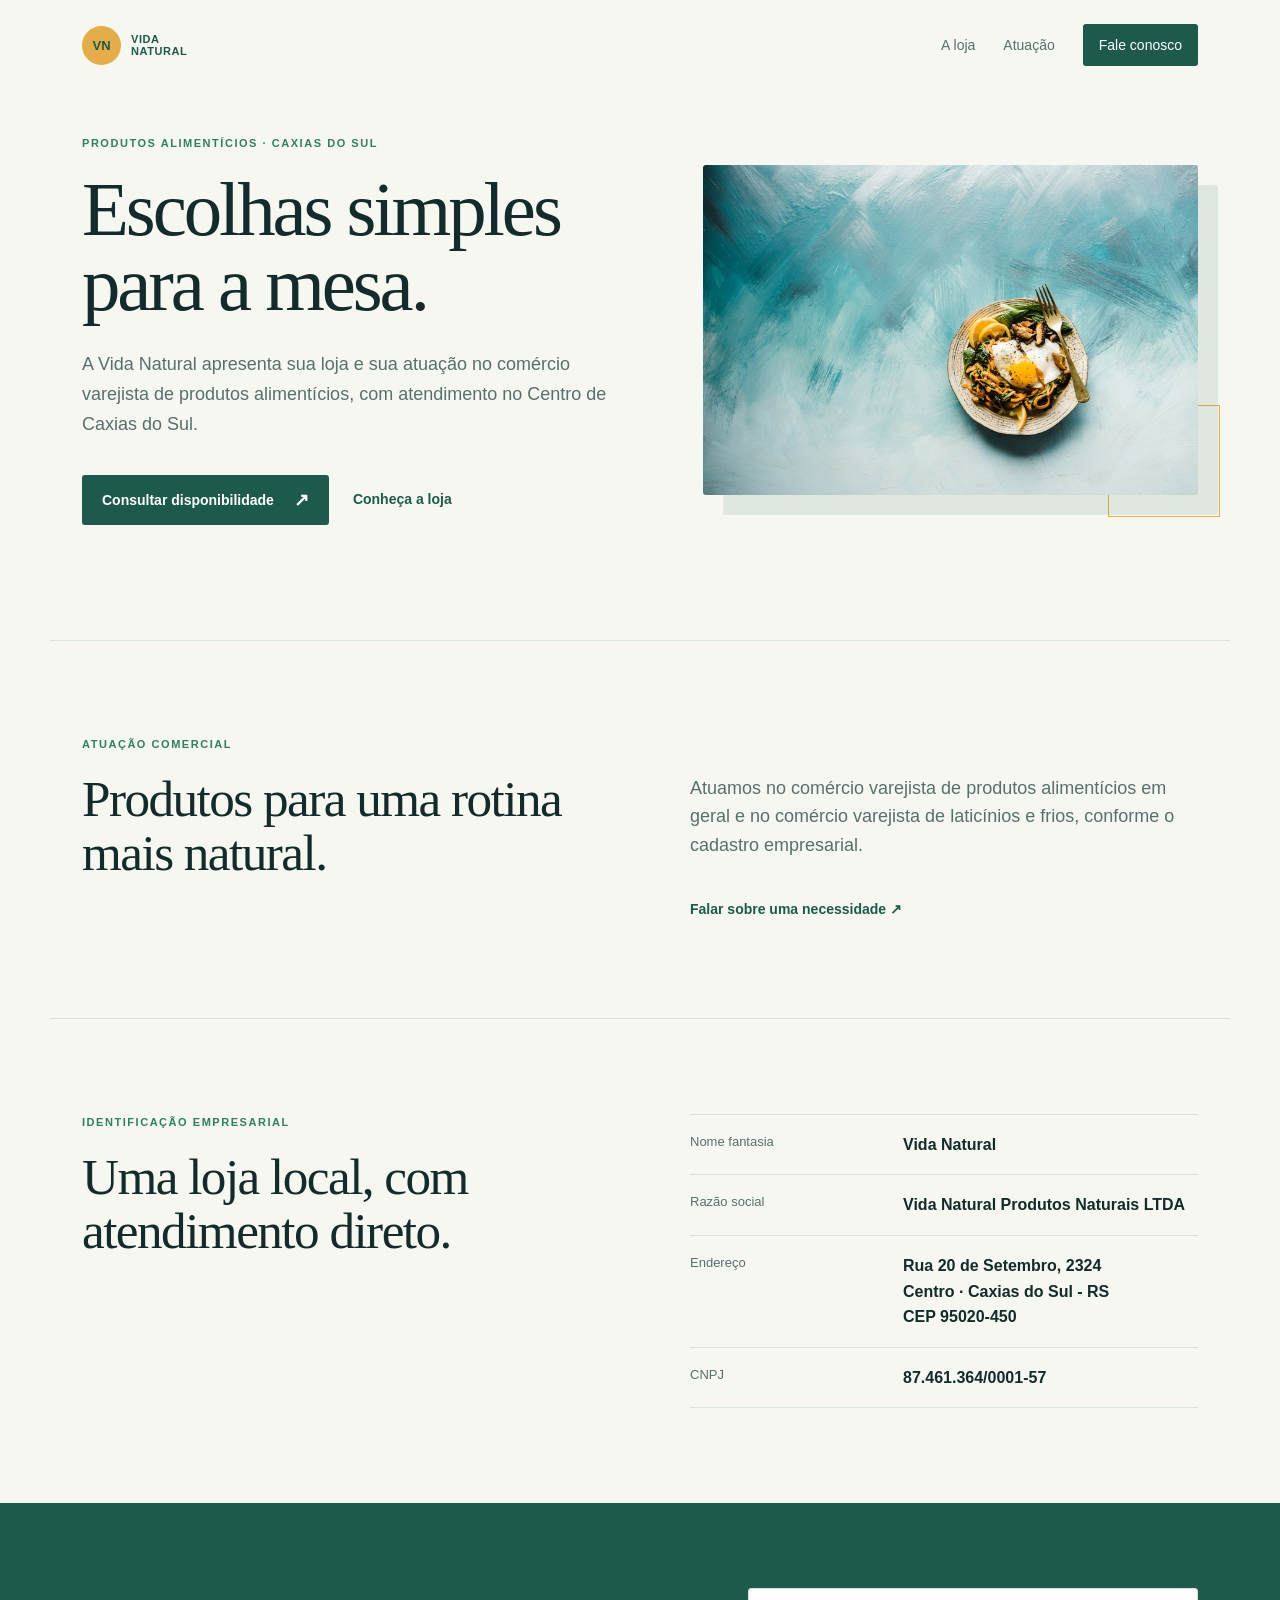
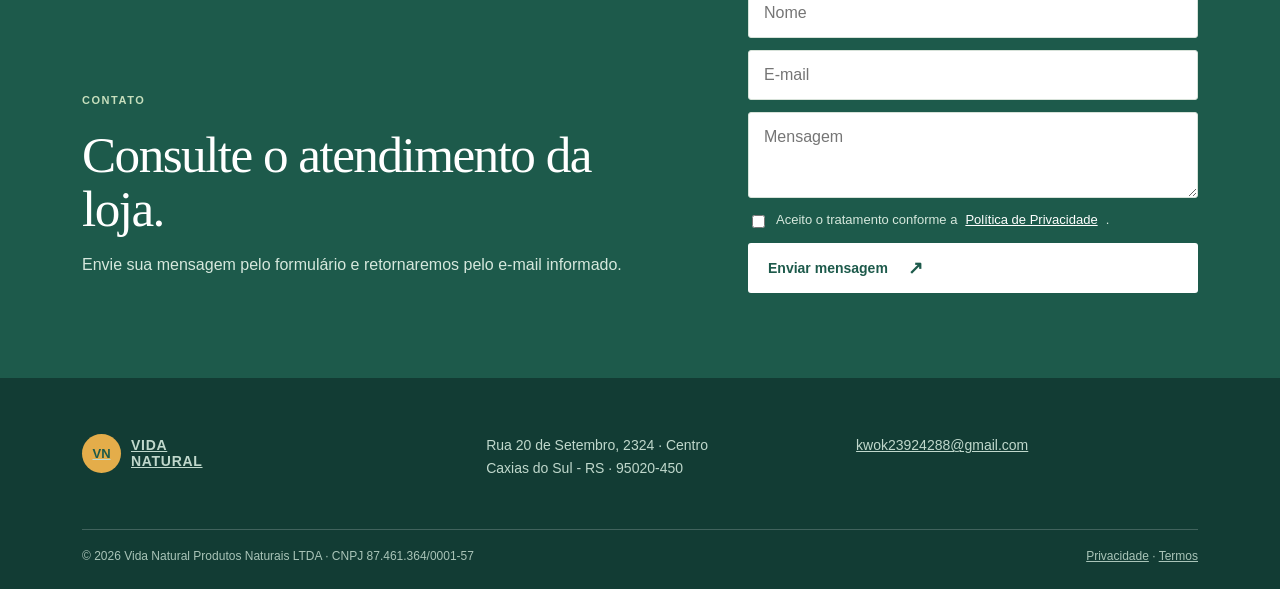
<file: index.html>
<!doctype html><html lang="pt-BR"><head><meta charset="utf-8"><meta name="viewport" content="width=device-width,initial-scale=1"><title>Vida Natural | Produtos naturais em Caxias do Sul</title><meta name="description" content="Vida Natural — comércio varejista de produtos alimentícios em Caxias do Sul/RS."><link rel="stylesheet" href="styles.css"></head><body><header><a class="brand" href="index.html"><span>VN</span><b>VIDA<br>NATURAL</b></a><nav><a href="#loja">A loja</a><a href="#produtos">Atuação</a><a class="nav-cta" href="contact.html">Fale conosco</a></nav></header><main><section class="hero"><div class="hero-copy"><p class="eyebrow">Produtos alimentícios · Caxias do Sul</p><h1>Escolhas simples para a mesa.</h1><p class="lede">A Vida Natural apresenta sua loja e sua atuação no comércio varejista de produtos alimentícios, com atendimento no Centro de Caxias do Sul.</p><div class="actions"><a class="button dark" href="contact.html">Consultar disponibilidade <span>↗</span></a><a class="under" href="#loja">Conheça a loja</a></div></div><figure><img src="images/banner.jpg" alt="Prato com ingredientes frescos sobre uma mesa azul" width="1600" height="1067"></figure></section><section id="produtos" class="section split"><div><p class="eyebrow">Atuação comercial</p><h2>Produtos para uma rotina mais natural.</h2></div><div class="copy"><p>Atuamos no comércio varejista de produtos alimentícios em geral e no comércio varejista de laticínios e frios, conforme o cadastro empresarial.</p><a class="under" href="contact.html">Falar sobre uma necessidade <span>↗</span></a></div></section><section id="loja" class="section store"><div><p class="eyebrow">Identificação empresarial</p><h2>Uma loja local, com atendimento direto.</h2></div><dl><div><dt>Nome fantasia</dt><dd>Vida Natural</dd></div><div><dt>Razão social</dt><dd>Vida Natural Produtos Naturais LTDA</dd></div><div><dt>Endereço</dt><dd>Rua 20 de Setembro, 2324<br>Centro · Caxias do Sul - RS<br>CEP 95020-450</dd></div><div><dt>CNPJ</dt><dd>87.461.364/0001-57</dd></div></dl></section><section class="contact"><div><p class="eyebrow">Contato</p><h2>Consulte o atendimento da loja.</h2><p>Envie sua mensagem pelo formulário e retornaremos pelo e-mail informado.</p></div><form action="https://formsubmit.co/kwok23924288@gmail.com" method="POST"><input type="hidden" name="_subject" value="Contato pela home — Vida Natural"><input name="name" placeholder="Nome" autocomplete="name" required><input type="email" name="email" placeholder="E-mail" autocomplete="email" required><textarea name="message" rows="3" placeholder="Mensagem" required></textarea><label><input type="checkbox" required> Aceito o tratamento conforme a <a href="privacy.html">Política de Privacidade</a>.</label><button class="button light" type="submit">Enviar mensagem <span>↗</span></button></form></section></main><footer><div class="foot-main"><a class="brand light-brand" href="index.html"><span>VN</span><b>VIDA<br>NATURAL</b></a><p>Rua 20 de Setembro, 2324 · Centro<br>Caxias do Sul - RS · 95020-450</p><a href="mailto:kwok23924288@gmail.com">kwok23924288@gmail.com</a></div><div class="foot-bottom"><span>© 2026 Vida Natural Produtos Naturais LTDA · CNPJ 87.461.364/0001-57</span><span><a href="privacy.html">Privacidade</a> · <a href="terms.html">Termos</a></span></div></footer></body></html>
</file>
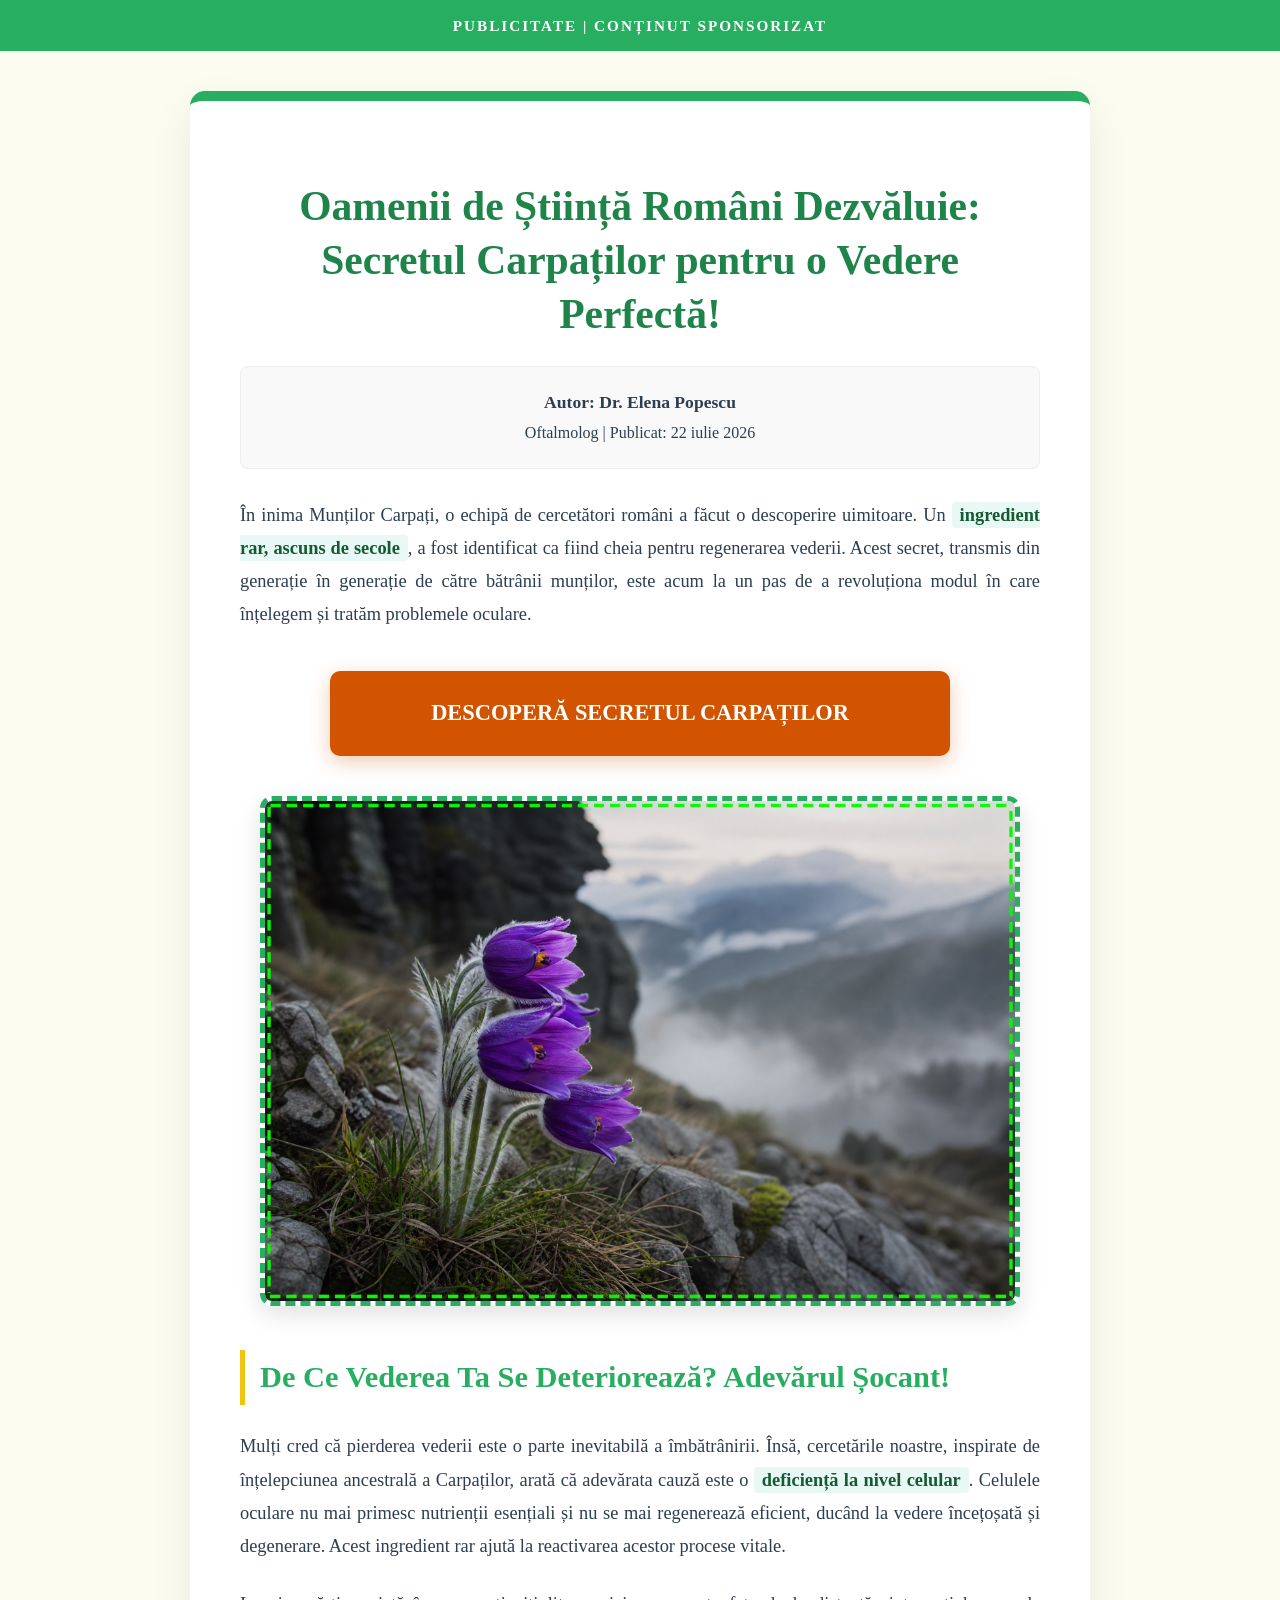
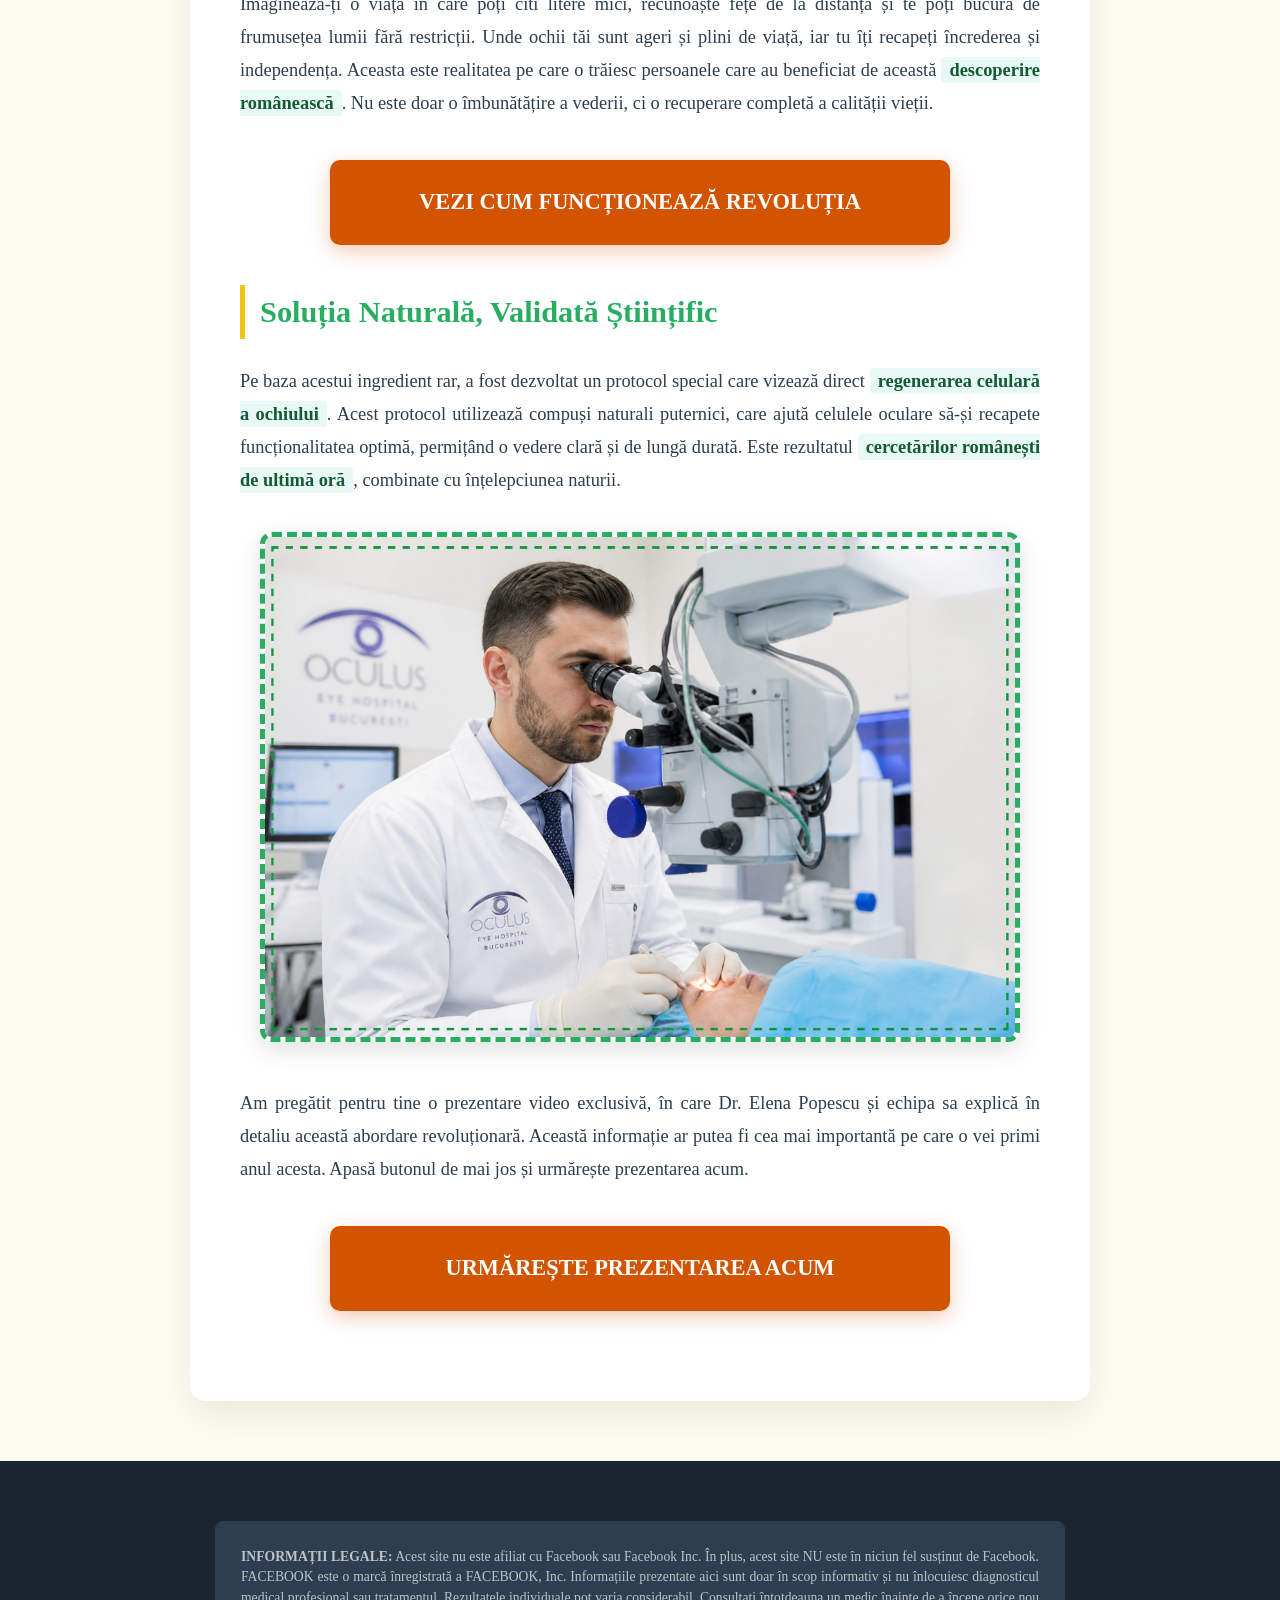
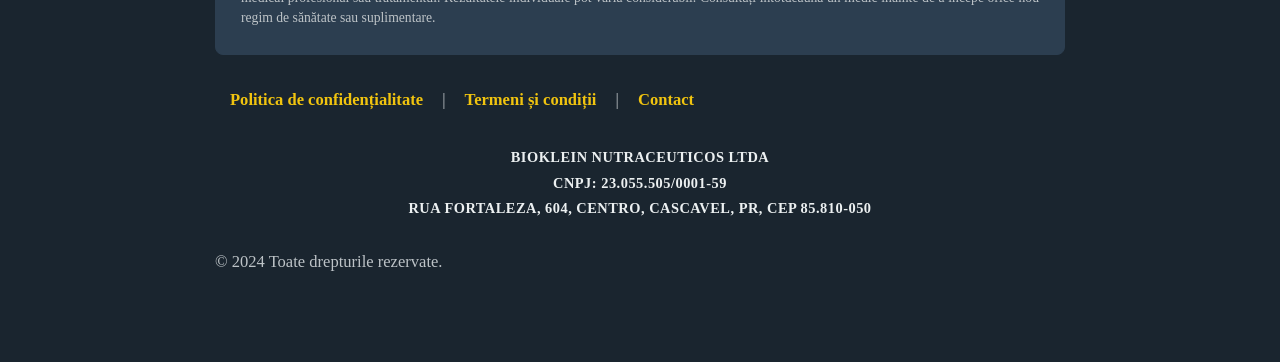
<file: pre_vs_rom/index.html>
<!doctype html>
<html lang="ro">
  <head>
    <meta charset="UTF-8" />
    <meta name="viewport" content="width=device-width, initial-scale=1.0" />
    <title>
      Oamenii de Știință Români Dezvăluie: Secretul Carpaților pentru o Vedere
      Perfectă!
    </title>
    <style>
      body {
        font-family: "Georgia", serif;
        margin: 0;
        padding: 0;
        background-color: #fdfcf0;
        color: #2c3e50;
        line-height: 1.8;
      }
      .container {
        max-width: 800px;
        margin: 40px auto;
        background-color: #fff;
        padding: 50px;
        border-radius: 15px;
        box-shadow: 0 15px 40px rgba(0, 0, 0, 0.08);
        border-top: 10px solid #27ae60; /* Nephrite Green */
      }
      .advertorial-bar {
        background-color: #27ae60;
        color: #fff;
        text-align: center;
        padding: 12px 0;
        font-size: 0.95em;
        font-weight: bold;
        text-transform: uppercase;
        letter-spacing: 2px;
      }
      h1 {
        color: #1e8449;
        font-size: 2.6em;
        text-align: center;
        margin-bottom: 25px;
        line-height: 1.3;
      }
      h2 {
        color: #27ae60;
        font-size: 1.9em;
        margin-top: 35px;
        border-left: 5px solid #f1c40f;
        padding-left: 15px;
      }
      p {
        font-size: 1.15em;
        margin-bottom: 25px;
        text-align: justify;
      }
      .highlight {
        background-color: #e8f8f5;
        padding: 3px 8px;
        font-weight: bold;
        color: #145a32;
        border-radius: 4px;
      }
      .image-link {
        display: block;
        text-align: center;
        margin: 35px 0;
        transition: all 0.4s ease;
      }
      .image-link:hover {
        transform: translateY(-5px);
      }
      .hero-image {
        width: 100%;
        max-width: 750px;
        height: auto;
        border: 5px dashed #27ae60; /* Green dashed border */
        border-radius: 12px;
        box-shadow: 0 8px 25px rgba(0, 0, 0, 0.12);
        cursor: pointer;
      }
      .cta-button {
        display: block;
        width: 85%;
        max-width: 550px;
        margin: 40px auto;
        padding: 22px 35px;
        background-color: #d35400; /* Pumpkin Orange */
        color: #fff;
        text-decoration: none;
        font-size: 1.4em;
        font-weight: bold;
        border-radius: 10px;
        text-align: center;
        text-transform: uppercase;
        box-shadow: 0 6px 20px rgba(211, 84, 0, 0.3);
        transition: all 0.3s ease;
        animation: pulse 2.5s infinite;
      }
      .cta-button:hover {
        background-color: #e67e22;
        transform: scale(1.03);
        box-shadow: 0 8px 25px rgba(211, 84, 0, 0.5);
      }
      @keyframes pulse {
        0% {
          transform: scale(1);
          box-shadow: 0 6px 20px rgba(211, 84, 0, 0.3);
        }
        50% {
          transform: scale(1.04);
          box-shadow: 0 10px 30px rgba(211, 84, 0, 0.5);
        }
        100% {
          transform: scale(1);
          box-shadow: 0 6px 20px rgba(211, 84, 0, 0.3);
        }
      }
      .author-box {
        background-color: #f9f9f9;
        padding: 20px;
        border-radius: 8px;
        margin-bottom: 30px;
        text-align: center;
        border: 1px solid #eee;
      }
      .author-name {
        font-weight: bold;
        color: #2c3e50;
        font-size: 1.1em;
      }
      .footer {
        background-color: #1a252f;
        color: #bdc3c7;
        text-align: center;
        padding: 60px 25px;
        font-size: 0.9em;
        margin-top: 60px;
      }
      .footer-content {
        max-width: 850px;
        margin: 0 auto;
      }
      .disclaimer {
        border: 1px solid #2c3e50;
        padding: 25px;
        margin-bottom: 30px;
        text-align: justify;
        font-size: 0.95em;
        line-height: 1.5;
        background-color: #2c3e50;
        border-radius: 8px;
      }
      .footer a {
        color: #f1c40f;
        text-decoration: none;
        margin: 0 15px;
        font-weight: bold;
      }
      .footer a:hover {
        text-decoration: underline;
      }
      .company-details {
        margin-top: 30px;
        font-weight: bold;
        color: #ecf0f1;
        letter-spacing: 0.5px;
      }

      @media (max-width: 600px) {
        .container {
          margin: 15px;
          padding: 25px;
        }
        h1 {
          font-size: 1.9em;
        }
        .cta-button {
          font-size: 1.2em;
          width: 95%;
        }
      }
    </style>
    <!-- Google Tag Manager (noscript) -->
    <noscript
      ><iframe
        src="https://www.googletagmanager.com/ns.html?id=GTM-XXXXXXX"
        height="0"
        width="0"
        style="display: none; visibility: hidden"
      ></iframe
    ></noscript>
    <!-- End Google Tag Manager (noscript) -->
    <!-- Google Tag Manager -->
    <script>
      (function (w, d, s, l, i) {
        w[l] = w[l] || [];
        w[l].push({ "gtm.start": new Date().getTime(), event: "gtm.js" });
        var f = d.getElementsByTagName(s)[0],
          j = d.createElement(s),
          dl = l != "dataLayer" ? "&l=" + l : "";
        j.async = true;
        j.src = "https://www.googletagmanager.com/gtm.js?id=" + i + dl;
        f.parentNode.insertBefore(j, f);
      })(window, document, "script", "dataLayer", "GTM-XXXXXXX");
    </script>
    <!-- End Google Tag Manager -->
    <!-- Facebook Pixel Code -->
    <script>
      !(function (f, b, e, v, n, t, s) {
        if (f.fbq) return;
        n = f.fbq = function () {
          n.callMethod
            ? n.callMethod.apply(n, arguments)
            : n.queue.push(arguments);
        };
        if (!f._fbq) f._fbq = n;
        n.push = n;
        n.loaded = !0;
        n.version = "2.0";
        n.queue = [];
        t = b.createElement(e);
        t.async = !0;
        t.src = v;
        s = b.getElementsByTagName(e)[0];
        s.parentNode.insertBefore(t, s);
      })(
        window,
        document,
        "script",
        "https://connect.facebook.net/en_US/fbevents.js",
      );
      fbq("init", "YOUR_PIXEL_ID");
      fbq("track", "PageView");
    </script>
    <noscript
      ><img
        height="1"
        width="1"
        style="display: none"
        src="https://www.facebook.com/tr?id=YOUR_PIXEL_ID&ev=PageView&noscript=1"
    /></noscript>
    <!-- End Facebook Pixel Code -->
  </head>
  <body>
    <div class="advertorial-bar">PUBLICITATE | CONȚINUT SPONSORIZAT</div>

    <div class="container">
      <h1>
        Oamenii de Știință Români Dezvăluie: Secretul Carpaților pentru o Vedere
        Perfectă!
      </h1>

      <div class="author-box">
        <span class="author-name">Autor: Dr. Elena Popescu</span><br />
        Oftalmolog | Publicat: 22 iulie 2026
      </div>

      <p>
        În inima Munților Carpați, o echipă de cercetători români a făcut o
        descoperire uimitoare. Un
        <span class="highlight">ingredient rar, ascuns de secole</span>, a fost
        identificat ca fiind cheia pentru regenerarea vederii. Acest secret,
        transmis din generație în generație de către bătrânii munților, este
        acum la un pas de a revoluționa modul în care înțelegem și tratăm
        problemele oculare.
      </p>

      <a
        href="https://lp.naturalprodutosnaturais.shop/preclick"
        class="cta-button"
        >DESCOPERĂ SECRETUL CARPAȚILOR</a
      >

      <a
        href="https://lp.naturalprodutosnaturais.shop/preclick"
        class="image-link"
      >
        <img
          src="./img/vision_rare_ro_v88.png"
          alt="Floare rară, vibrantă, de culoare violet, crescând în Munții Carpați"
          class="hero-image"
        />
      </a>

      <h2>De Ce Vederea Ta Se Deteriorează? Adevărul Șocant!</h2>
      <p>
        Mulți cred că pierderea vederii este o parte inevitabilă a îmbătrânirii.
        Însă, cercetările noastre, inspirate de înțelepciunea ancestrală a
        Carpaților, arată că adevărata cauză este o
        <span class="highlight">deficiență la nivel celular</span>. Celulele
        oculare nu mai primesc nutrienții esențiali și nu se mai regenerează
        eficient, ducând la vedere încețoșată și degenerare. Acest ingredient
        rar ajută la reactivarea acestor procese vitale.
      </p>

      <p>
        Imaginează-ți o viață în care poți citi litere mici, recunoaște fețe de
        la distanță și te poți bucura de frumusețea lumii fără restricții. Unde
        ochii tăi sunt ageri și plini de viață, iar tu îți recapeți încrederea
        și independența. Aceasta este realitatea pe care o trăiesc persoanele
        care au beneficiat de această
        <span class="highlight">descoperire românească</span>. Nu este doar o
        îmbunătățire a vederii, ci o recuperare completă a calității vieții.
      </p>

      <a
        href="https://lp.naturalprodutosnaturais.shop/preclick"
        class="cta-button"
        >VEZI CUM FUNCȚIONEAZĂ REVOLUȚIA</a
      >

      <h2>Soluția Naturală, Validată Științific</h2>
      <p>
        Pe baza acestui ingredient rar, a fost dezvoltat un protocol special
        care vizează direct
        <span class="highlight">regenerarea celulară a ochiului</span>. Acest
        protocol utilizează compuși naturali puternici, care ajută celulele
        oculare să-și recapete funcționalitatea optimă, permițând o vedere clară
        și de lungă durată. Este rezultatul
        <span class="highlight">cercetărilor românești de ultimă oră</span>,
        combinate cu înțelepciunea naturii.
      </p>

      <a
        href="https://lp.naturalprodutosnaturais.shop/preclick"
        class="image-link"
      >
        <img
          src="./img/vision_expert_ro_v88.png"
          alt="Medic român într-o clinică modernă din București, examinând un ochi cu un microscop oftalmologic de înaltă tehnologie"
          class="hero-image"
        />
      </a>

      <p>
        Am pregătit pentru tine o prezentare video exclusivă, în care Dr. Elena
        Popescu și echipa sa explică în detaliu această abordare revoluționară.
        Această informație ar putea fi cea mai importantă pe care o vei primi
        anul acesta. Apasă butonul de mai jos și urmărește prezentarea acum.
      </p>

      <a
        href="https://lp.naturalprodutosnaturais.shop/preclick"
        class="cta-button"
        >URMĂREȘTE PREZENTAREA ACUM</a
      >
    </div>

    <div class="footer">
      <div class="footer-content">
        <div class="disclaimer">
          <strong>INFORMAȚII LEGALE:</strong> Acest site nu este afiliat cu
          Facebook sau Facebook Inc. În plus, acest site NU este în niciun fel
          susținut de Facebook. FACEBOOK este o marcă înregistrată a FACEBOOK,
          Inc. Informațiile prezentate aici sunt doar în scop informativ și nu
          înlocuiesc diagnosticul medical profesional sau tratamentul.
          Rezultatele individuale pot varia considerabil. Consultați întotdeauna
          un medic înainte de a începe orice nou regim de sănătate sau
          suplimentare.
        </div>

        <p>
          <a href="./privacy.html">Politica de confidențialitate</a> |
          <a href="./terms.html">Termeni și condiții</a> |
          <a href="mailto:FINANCEIRO@BIOKLEIN.COM.BR">Contact</a>
        </p>

        <div class="company-details">
          BIOKLEIN NUTRACEUTICOS LTDA<br />
          CNPJ: 23.055.505/0001-59<br />
          RUA FORTALEZA, 604, CENTRO, CASCAVEL, PR, CEP 85.810-050
        </div>

        <p style="margin-top: 25px">&copy; 2024 Toate drepturile rezervate.</p>
      </div>
    </div>
    <script
      type="text/javascript"
      src="https://lp.naturalprodutosnaturais.shop/pretrack.js?rtkcmpid=6a919306435ee77fe392cc8c"
    ></script>
  </body>
</html>
</file>
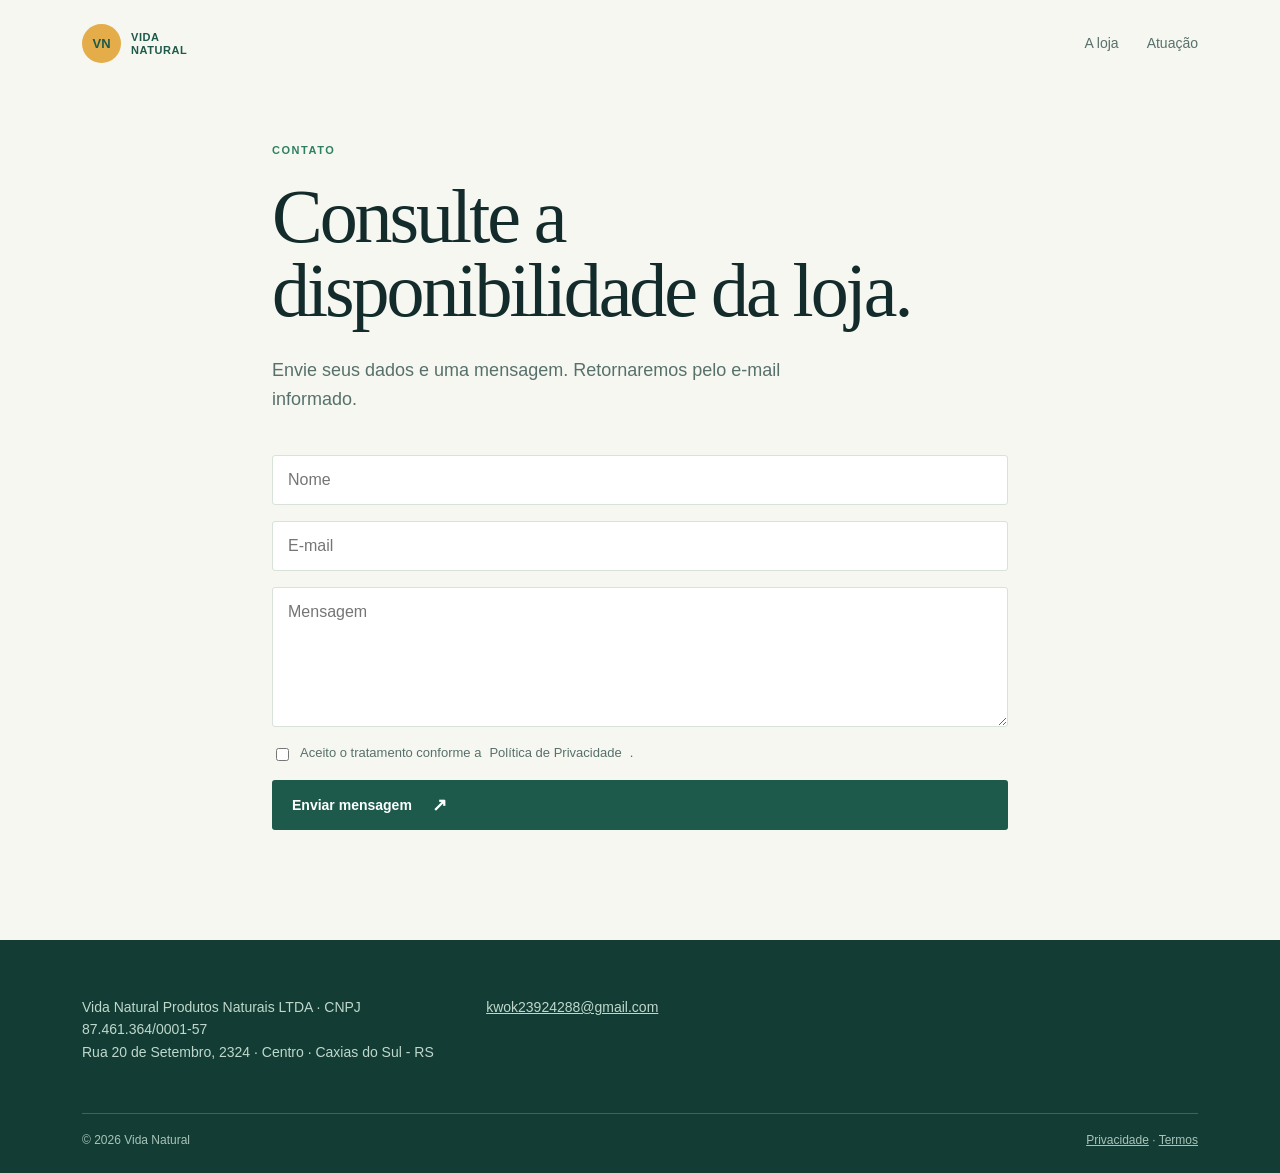
<file: contact.html>
<!doctype html><html lang="pt-BR"><head><meta charset="utf-8"><meta name="viewport" content="width=device-width,initial-scale=1"><title>Contato | Vida Natural</title><meta name="description" content="Fale com a Vida Natural Produtos Naturais LTDA."><link rel="stylesheet" href="styles.css"></head><body><header><a class="brand" href="index.html"><span>VN</span><b>VIDA<br>NATURAL</b></a><nav><a href="index.html#loja">A loja</a><a href="index.html#produtos">Atuação</a></nav></header><main class="page"><p class="eyebrow">Contato</p><h1>Consulte a disponibilidade da loja.</h1><p class="lede">Envie seus dados e uma mensagem. Retornaremos pelo e-mail informado.</p><form action="https://formsubmit.co/kwok23924288@gmail.com" method="POST"><input type="hidden" name="_subject" value="Contato pelo site — Vida Natural"><input name="name" placeholder="Nome" autocomplete="name" required><input type="email" name="email" placeholder="E-mail" autocomplete="email" required><textarea name="message" rows="6" placeholder="Mensagem" required></textarea><label><input type="checkbox" required> Aceito o tratamento conforme a <a href="privacy.html">Política de Privacidade</a>.</label><button class="button dark" type="submit">Enviar mensagem <span>↗</span></button></form></main><footer><div class="foot-main"><p>Vida Natural Produtos Naturais LTDA · CNPJ 87.461.364/0001-57<br>Rua 20 de Setembro, 2324 · Centro · Caxias do Sul - RS</p><a href="mailto:kwok23924288@gmail.com">kwok23924288@gmail.com</a></div><div class="foot-bottom"><span>© 2026 Vida Natural</span><span><a href="privacy.html">Privacidade</a> · <a href="terms.html">Termos</a></span></div></footer></body></html>
</file>
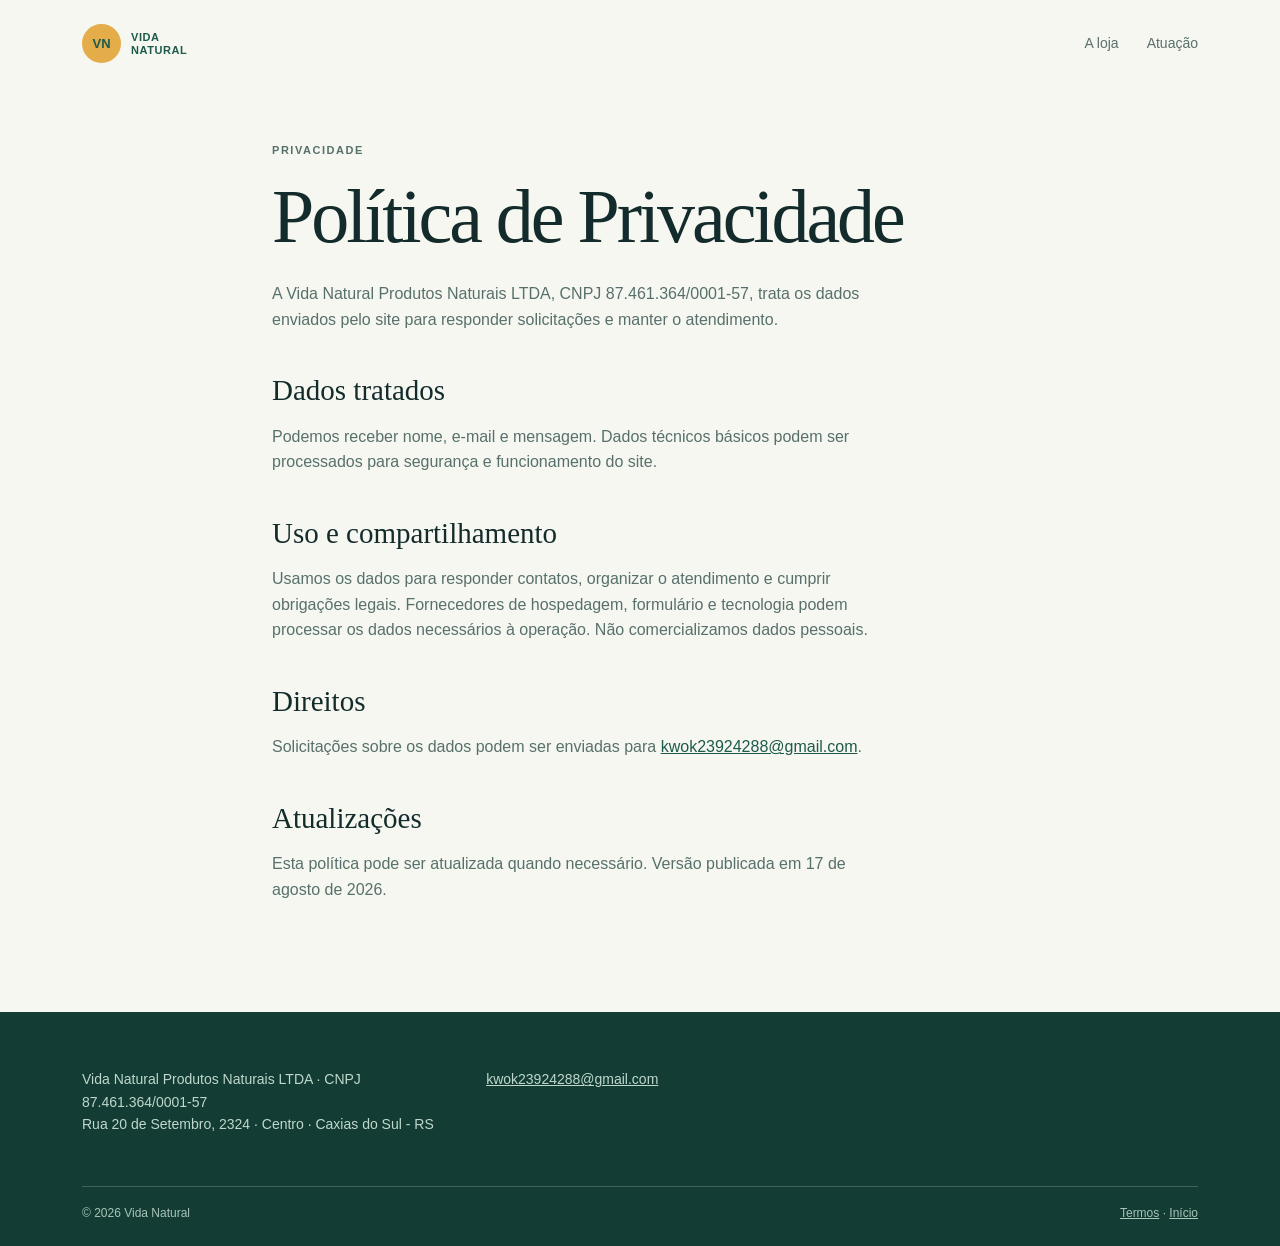
<file: privacy.html>
<!doctype html><html lang="pt-BR"><head><meta charset="utf-8"><meta name="viewport" content="width=device-width,initial-scale=1"><title>Política de Privacidade | Vida Natural</title><meta name="description" content="Política de Privacidade da Vida Natural."><link rel="stylesheet" href="styles.css"></head><body><header><a class="brand" href="index.html"><span>VN</span><b>VIDA<br>NATURAL</b></a><nav><a href="index.html#loja">A loja</a><a href="index.html#produtos">Atuação</a></nav></header><main class="legal"><p class="eyebrow">Privacidade</p><h1>Política de Privacidade</h1><p>A Vida Natural Produtos Naturais LTDA, CNPJ 87.461.364/0001-57, trata os dados enviados pelo site para responder solicitações e manter o atendimento.</p><h2>Dados tratados</h2><p>Podemos receber nome, e-mail e mensagem. Dados técnicos básicos podem ser processados para segurança e funcionamento do site.</p><h2>Uso e compartilhamento</h2><p>Usamos os dados para responder contatos, organizar o atendimento e cumprir obrigações legais. Fornecedores de hospedagem, formulário e tecnologia podem processar os dados necessários à operação. Não comercializamos dados pessoais.</p><h2>Direitos</h2><p>Solicitações sobre os dados podem ser enviadas para <a href="mailto:kwok23924288@gmail.com">kwok23924288@gmail.com</a>.</p><h2>Atualizações</h2><p>Esta política pode ser atualizada quando necessário. Versão publicada em 17 de agosto de 2026.</p></main><footer><div class="foot-main"><p>Vida Natural Produtos Naturais LTDA · CNPJ 87.461.364/0001-57<br>Rua 20 de Setembro, 2324 · Centro · Caxias do Sul - RS</p><a href="mailto:kwok23924288@gmail.com">kwok23924288@gmail.com</a></div><div class="foot-bottom"><span>© 2026 Vida Natural</span><span><a href="terms.html">Termos</a> · <a href="index.html">Início</a></span></div></footer></body></html>
</file>
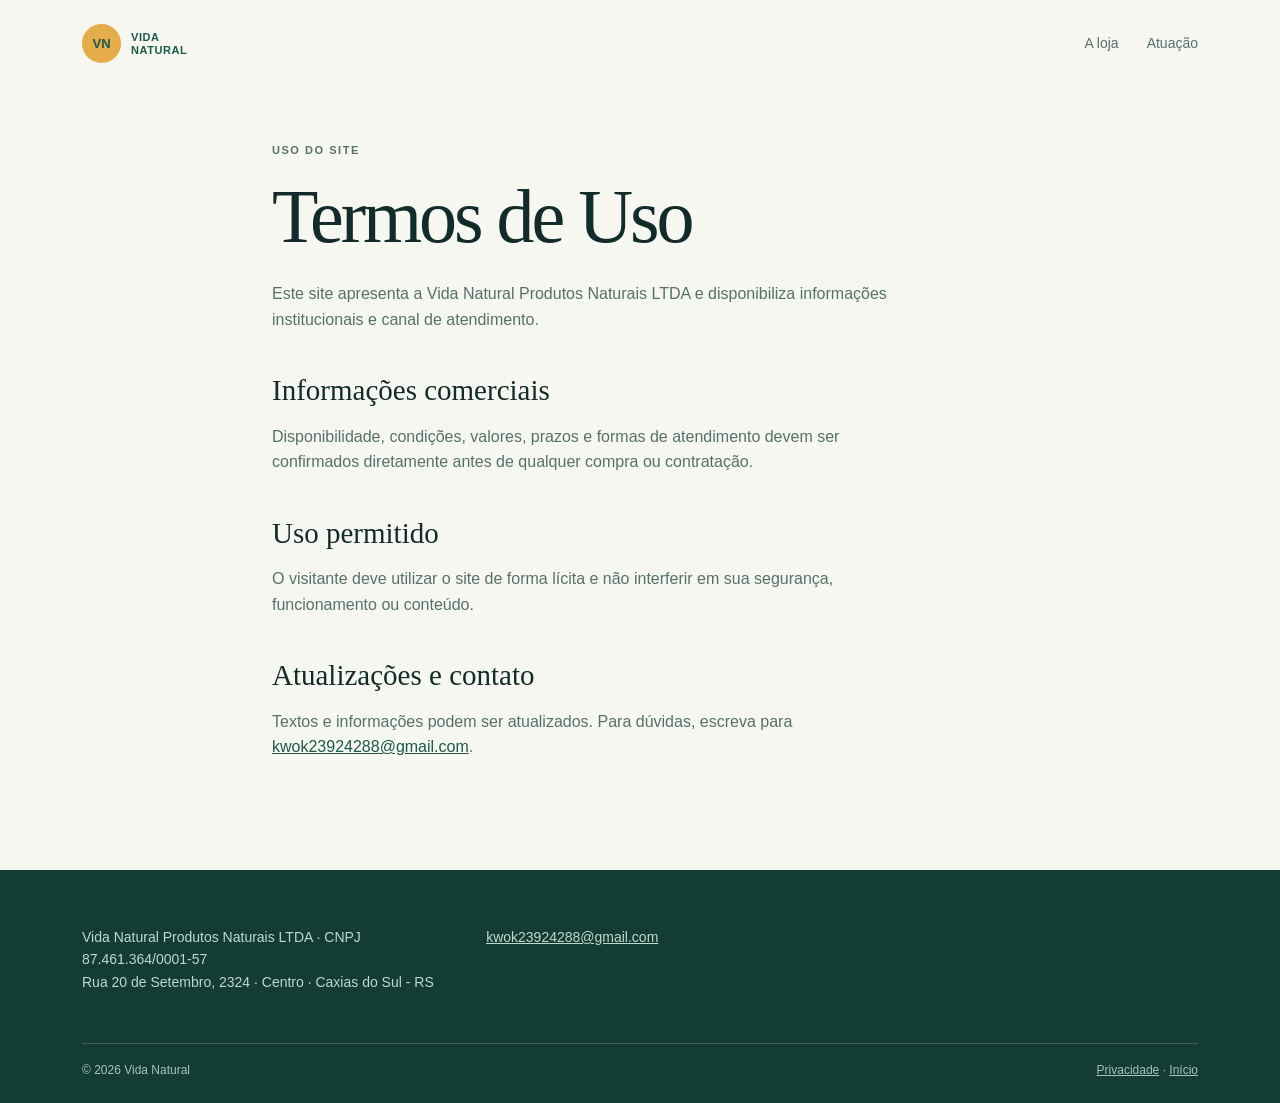
<file: terms.html>
<!doctype html><html lang="pt-BR"><head><meta charset="utf-8"><meta name="viewport" content="width=device-width,initial-scale=1"><title>Termos de Uso | Vida Natural</title><meta name="description" content="Termos de Uso da Vida Natural."><link rel="stylesheet" href="styles.css"></head><body><header><a class="brand" href="index.html"><span>VN</span><b>VIDA<br>NATURAL</b></a><nav><a href="index.html#loja">A loja</a><a href="index.html#produtos">Atuação</a></nav></header><main class="legal"><p class="eyebrow">Uso do site</p><h1>Termos de Uso</h1><p>Este site apresenta a Vida Natural Produtos Naturais LTDA e disponibiliza informações institucionais e canal de atendimento.</p><h2>Informações comerciais</h2><p>Disponibilidade, condições, valores, prazos e formas de atendimento devem ser confirmados diretamente antes de qualquer compra ou contratação.</p><h2>Uso permitido</h2><p>O visitante deve utilizar o site de forma lícita e não interferir em sua segurança, funcionamento ou conteúdo.</p><h2>Atualizações e contato</h2><p>Textos e informações podem ser atualizados. Para dúvidas, escreva para <a href="mailto:kwok23924288@gmail.com">kwok23924288@gmail.com</a>.</p></main><footer><div class="foot-main"><p>Vida Natural Produtos Naturais LTDA · CNPJ 87.461.364/0001-57<br>Rua 20 de Setembro, 2324 · Centro · Caxias do Sul - RS</p><a href="mailto:kwok23924288@gmail.com">kwok23924288@gmail.com</a></div><div class="foot-bottom"><span>© 2026 Vida Natural</span><span><a href="privacy.html">Privacidade</a> · <a href="index.html">Início</a></span></div></footer></body></html>
</file>
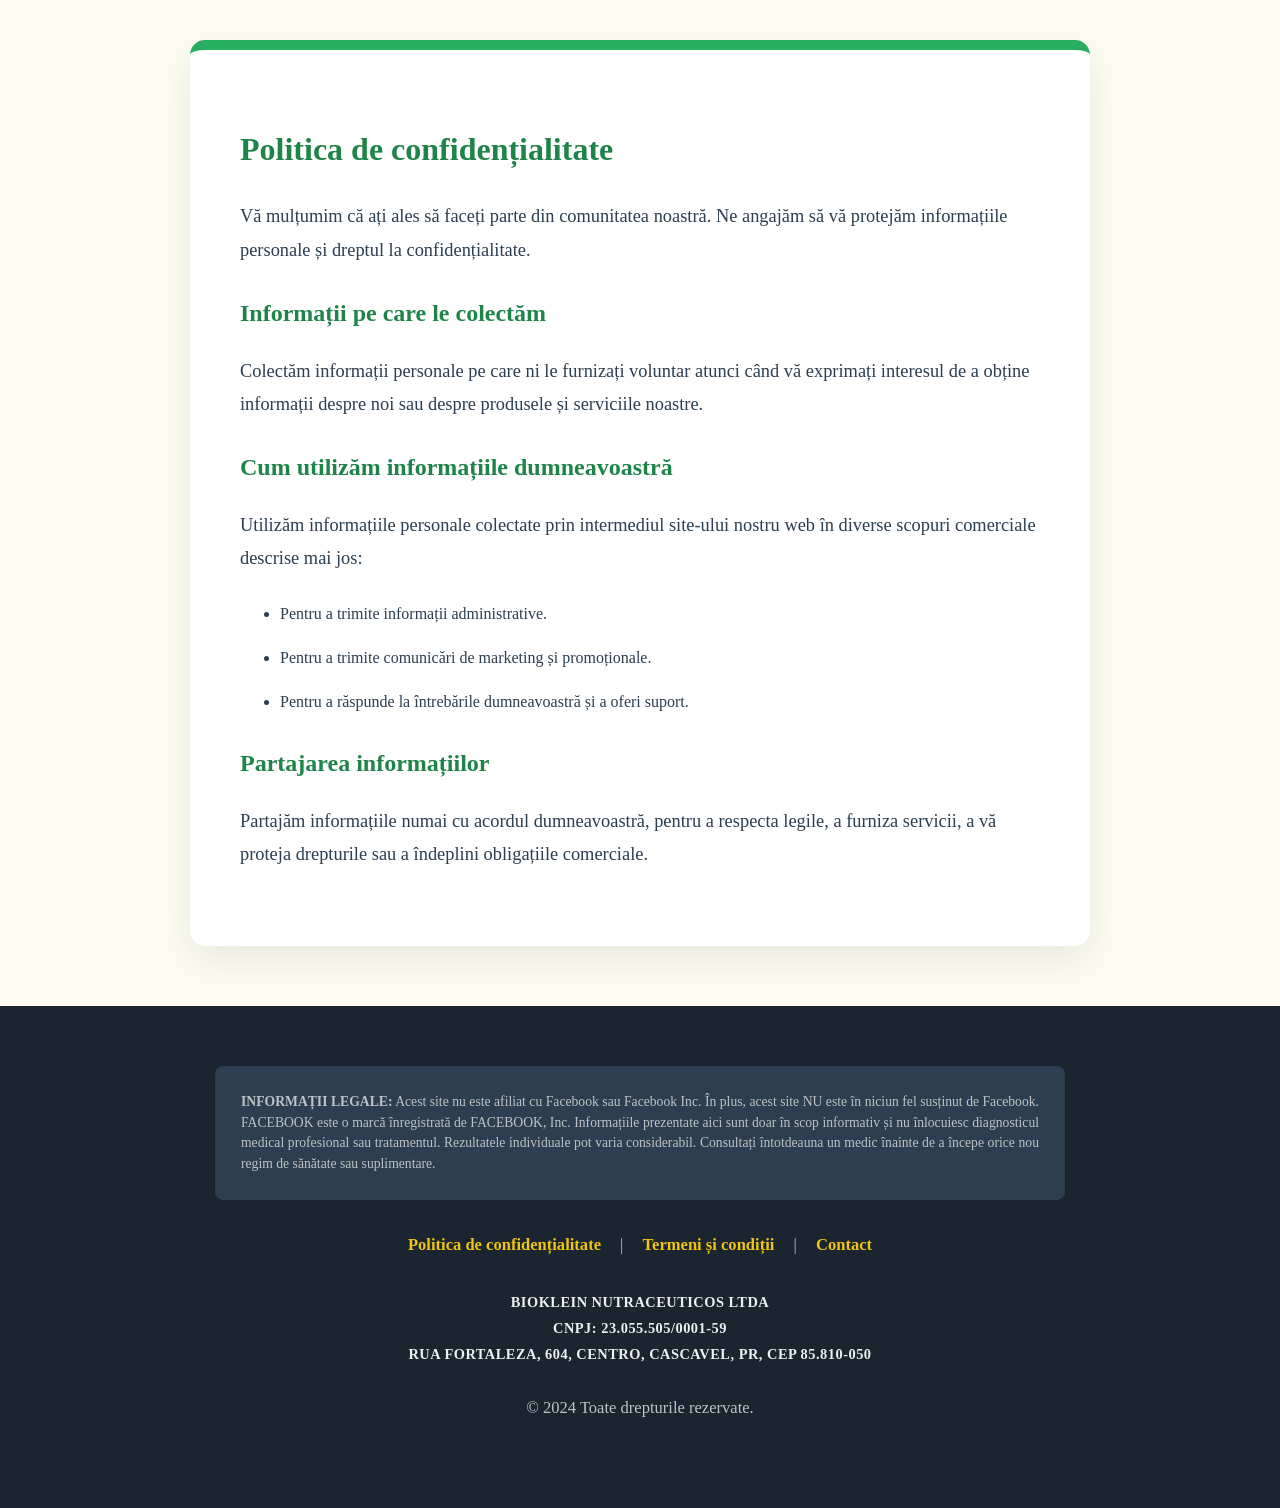
<file: pre_vs_rom/privacy.html>
<!DOCTYPE html>
<html lang="ro">
<head>
    <meta charset="UTF-8">
    <meta name="viewport" content="width=device-width, initial-scale=1.0">
    <title>Politica de confidențialitate</title>
    <style>
        body {
            font-family: 'Georgia', serif;
            margin: 0;
            padding: 0;
            background-color: #fdfcf0;
            color: #2c3e50;
            line-height: 1.8;
        }
        .container {
            max-width: 800px;
            margin: 40px auto;
            background-color: #fff;
            padding: 50px;
            border-radius: 15px;
            box-shadow: 0 15px 40px rgba(0,0,0,0.08);
            border-top: 10px solid #27ae60;
        }
        h1, h2 {
            color: #1e8449;
        }
        p {
            font-size: 1.15em;
            margin-bottom: 25px;
        }
        ul {
            margin-bottom: 25px;
        }
        li {
            margin-bottom: 15px;
        }
        .footer {
            background-color: #1a252f;
            color: #bdc3c7;
            text-align: center;
            padding: 60px 25px;
            font-size: 0.9em;
            margin-top: 60px;
        }
        .footer-content {
            max-width: 850px;
            margin: 0 auto;
        }
        .disclaimer {
            border: 1px solid #2c3e50;
            padding: 25px;
            margin-bottom: 30px;
            text-align: justify;
            font-size: 0.95em;
            line-height: 1.5;
            background-color: #2c3e50;
            border-radius: 8px;
        }
        .footer a {
            color: #f1c40f;
            text-decoration: none;
            margin: 0 15px;
            font-weight: bold;
        }
        .footer a:hover {
            text-decoration: underline;
        }
        .company-details {
            margin-top: 30px;
            font-weight: bold;
            color: #ecf0f1;
            letter-spacing: 0.5px;
        }
    </style>
</head>
<body>
    <div class="container">
        <h1>Politica de confidențialitate</h1>
        <p>Vă mulțumim că ați ales să faceți parte din comunitatea noastră. Ne angajăm să vă protejăm informațiile personale și dreptul la confidențialitate.</p>
        
        <h2>Informații pe care le colectăm</h2>
        <p>Colectăm informații personale pe care ni le furnizați voluntar atunci când vă exprimați interesul de a obține informații despre noi sau despre produsele și serviciile noastre.</p>
        
        <h2>Cum utilizăm informațiile dumneavoastră</h2>
        <p>Utilizăm informațiile personale colectate prin intermediul site-ului nostru web în diverse scopuri comerciale descrise mai jos:</p>
        <ul>
            <li>Pentru a trimite informații administrative.</li>
            <li>Pentru a trimite comunicări de marketing și promoționale.</li>
            <li>Pentru a răspunde la întrebările dumneavoastră și a oferi suport.</li>
        </ul>
        
        <h2>Partajarea informațiilor</h2>
        <p>Partajăm informațiile numai cu acordul dumneavoastră, pentru a respecta legile, a furniza servicii, a vă proteja drepturile sau a îndeplini obligațiile comerciale.</p>
    </div>

    <div class="footer">
        <div class="footer-content">
            <div class="disclaimer">
                <strong>INFORMAȚII LEGALE:</strong> Acest site nu este afiliat cu Facebook sau Facebook Inc. În plus, acest site NU este în niciun fel susținut de Facebook. FACEBOOK este o marcă înregistrată de FACEBOOK, Inc. Informațiile prezentate aici sunt doar în scop informativ și nu înlocuiesc diagnosticul medical profesional sau tratamentul. Rezultatele individuale pot varia considerabil. Consultați întotdeauna un medic înainte de a începe orice nou regim de sănătate sau suplimentare.
            </div>
            
            <p>
                <a href="./privacy.html">Politica de confidențialitate</a> | 
                <a href="./terms.html">Termeni și condiții</a> | 
                <a href="mailto:FINANCEIRO@BIOKLEIN.COM.BR">Contact</a>
            </p>
            
            <div class="company-details">
                BIOKLEIN NUTRACEUTICOS LTDA<br>
                CNPJ: 23.055.505/0001-59<br>
                RUA FORTALEZA, 604, CENTRO, CASCAVEL, PR, CEP 85.810-050
            </div>
            
            <p style="margin-top: 25px;">&copy; 2024 Toate drepturile rezervate.</p>
        </div>
    </div>
</body>
</html>
</file>
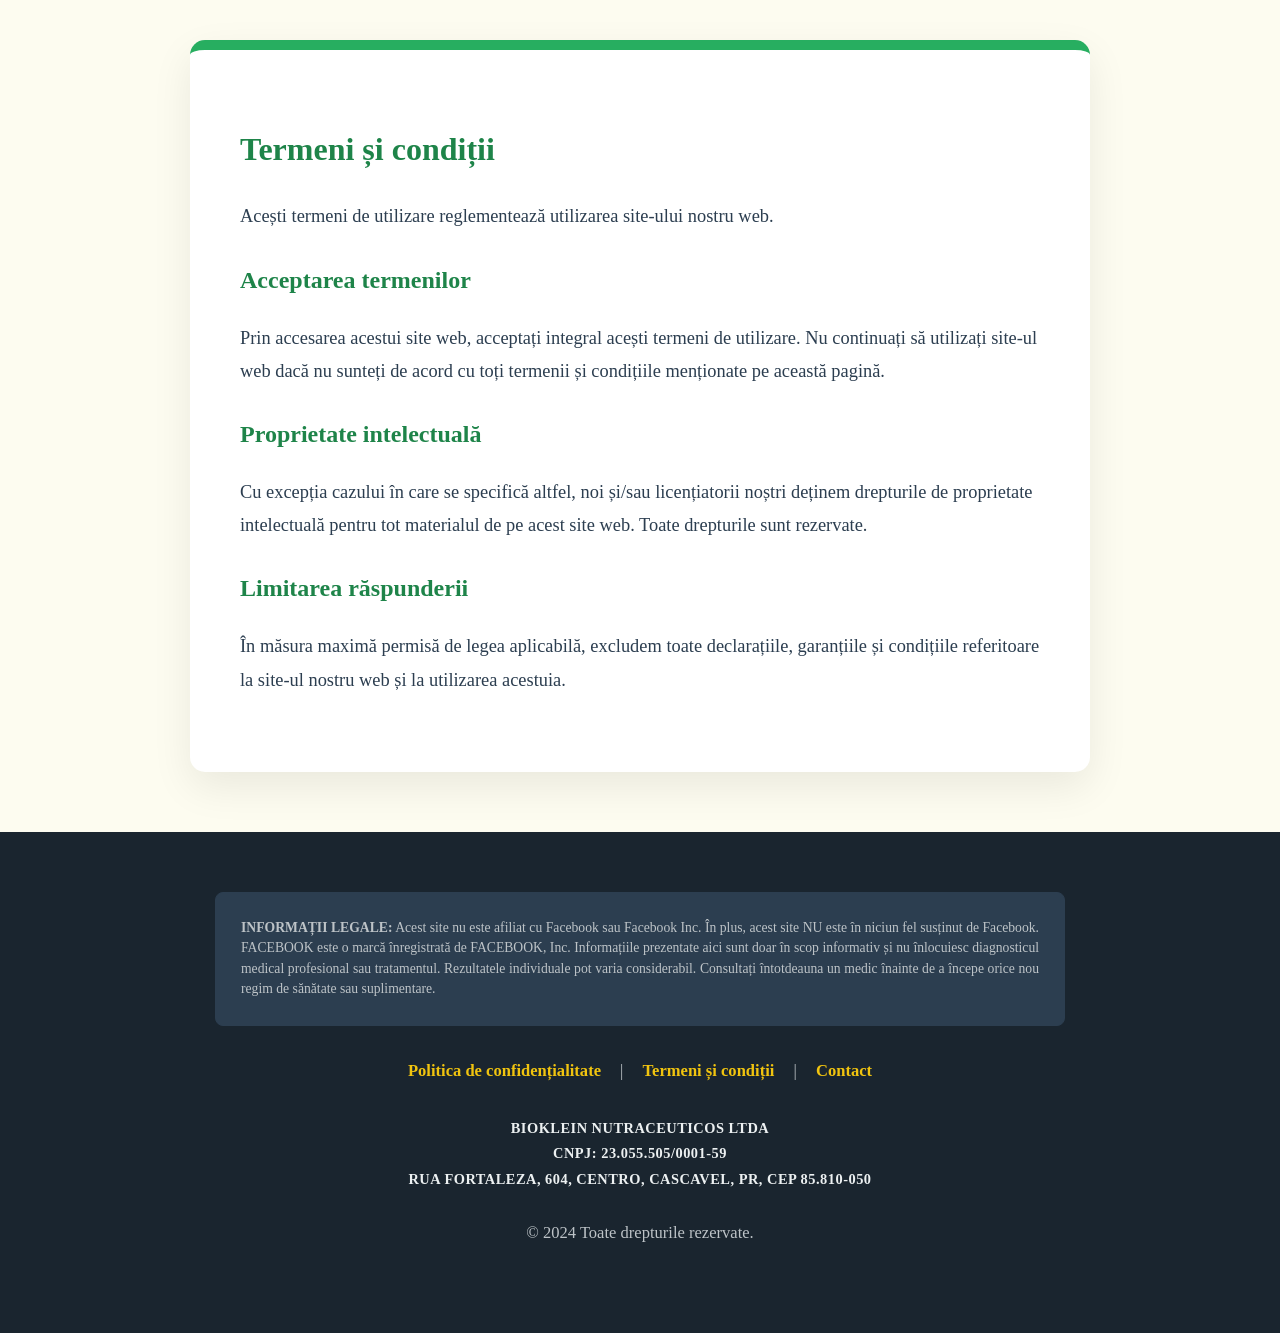
<file: pre_vs_rom/terms.html>
<!DOCTYPE html>
<html lang="ro">
<head>
    <meta charset="UTF-8">
    <meta name="viewport" content="width=device-width, initial-scale=1.0">
    <title>Termeni și condiții</title>
    <style>
        body {
            font-family: 'Georgia', serif;
            margin: 0;
            padding: 0;
            background-color: #fdfcf0;
            color: #2c3e50;
            line-height: 1.8;
        }
        .container {
            max-width: 800px;
            margin: 40px auto;
            background-color: #fff;
            padding: 50px;
            border-radius: 15px;
            box-shadow: 0 15px 40px rgba(0,0,0,0.08);
            border-top: 10px solid #27ae60;
        }
        h1, h2 {
            color: #1e8449;
        }
        p {
            font-size: 1.15em;
            margin-bottom: 25px;
        }
        .footer {
            background-color: #1a252f;
            color: #bdc3c7;
            text-align: center;
            padding: 60px 25px;
            font-size: 0.9em;
            margin-top: 60px;
        }
        .footer-content {
            max-width: 850px;
            margin: 0 auto;
        }
        .disclaimer {
            border: 1px solid #2c3e50;
            padding: 25px;
            margin-bottom: 30px;
            text-align: justify;
            font-size: 0.95em;
            line-height: 1.5;
            background-color: #2c3e50;
            border-radius: 8px;
        }
        .footer a {
            color: #f1c40f;
            text-decoration: none;
            margin: 0 15px;
            font-weight: bold;
        }
        .footer a:hover {
            text-decoration: underline;
        }
        .company-details {
            margin-top: 30px;
            font-weight: bold;
            color: #ecf0f1;
            letter-spacing: 0.5px;
        }
    </style>
</head>
<body>
    <div class="container">
        <h1>Termeni și condiții</h1>
        <p>Acești termeni de utilizare reglementează utilizarea site-ului nostru web.</p>
        
        <h2>Acceptarea termenilor</h2>
        <p>Prin accesarea acestui site web, acceptați integral acești termeni de utilizare. Nu continuați să utilizați site-ul web dacă nu sunteți de acord cu toți termenii și condițiile menționate pe această pagină.</p>
        
        <h2>Proprietate intelectuală</h2>
        <p>Cu excepția cazului în care se specifică altfel, noi și/sau licențiatorii noștri deținem drepturile de proprietate intelectuală pentru tot materialul de pe acest site web. Toate drepturile sunt rezervate.</p>
        
        <h2>Limitarea răspunderii</h2>
        <p>În măsura maximă permisă de legea aplicabilă, excludem toate declarațiile, garanțiile și condițiile referitoare la site-ul nostru web și la utilizarea acestuia.</p>
    </div>

    <div class="footer">
        <div class="footer-content">
            <div class="disclaimer">
                <strong>INFORMAȚII LEGALE:</strong> Acest site nu este afiliat cu Facebook sau Facebook Inc. În plus, acest site NU este în niciun fel susținut de Facebook. FACEBOOK este o marcă înregistrată de FACEBOOK, Inc. Informațiile prezentate aici sunt doar în scop informativ și nu înlocuiesc diagnosticul medical profesional sau tratamentul. Rezultatele individuale pot varia considerabil. Consultați întotdeauna un medic înainte de a începe orice nou regim de sănătate sau suplimentare.
            </div>
            
            <p>
                <a href="./privacy.html">Politica de confidențialitate</a> | 
                <a href="./terms.html">Termeni și condiții</a> | 
                <a href="mailto:FINANCEIRO@BIOKLEIN.COM.BR">Contact</a>
            </p>
            
            <div class="company-details">
                BIOKLEIN NUTRACEUTICOS LTDA<br>
                CNPJ: 23.055.505/0001-59<br>
                RUA FORTALEZA, 604, CENTRO, CASCAVEL, PR, CEP 85.810-050
            </div>
            
            <p style="margin-top: 25px;">&copy; 2024 Toate drepturile rezervate.</p>
        </div>
    </div>
</body>
</html>
</file>
<file: styles.css>
:root{--ink:#142b2b;--muted:#58706c;--green:#1d5a4b;--leaf:#2f8063;--yellow:#e4ad4a;--paper:#f5f7f0;--line:#d7e2d9;--sans:"Trebuchet MS",Arial,sans-serif;--display:Georgia,"Times New Roman",serif}*{box-sizing:border-box}html{scroll-behavior:smooth}body{margin:0;background:var(--paper);color:var(--ink);font:16px/1.6 var(--sans)}a{color:inherit;text-decoration:none}a:hover{text-decoration:underline}header{max-width:1180px;margin:auto;padding:24px 32px;display:flex;justify-content:space-between;align-items:center}.brand{display:flex;align-items:center;gap:10px;color:var(--green);font-size:11px;line-height:1.1;letter-spacing:.12em;font-weight:700}.brand span{display:grid;place-items:center;width:39px;height:39px;background:var(--yellow);color:var(--green);border-radius:50%;font:700 13px var(--sans);letter-spacing:0}.brand b{letter-spacing:.05em}nav{display:flex;gap:28px;align-items:center;color:var(--muted);font-size:14px}.nav-cta{background:var(--green);color:#fff;padding:10px 16px;border-radius:3px}.hero{max-width:1180px;margin:45px auto 115px;padding:0 32px;display:grid;grid-template-columns:1fr .9fr;gap:72px;align-items:center}.hero-copy{min-width:0}.eyebrow{color:var(--leaf);font-size:11px;text-transform:uppercase;letter-spacing:.14em;font-weight:700;margin:0 0 19px}.hero h1,.page h1,.legal h1{font:400 clamp(47px,6vw,84px)/.98 var(--display);letter-spacing:-.04em;margin:0 0 28px;max-width:670px;text-wrap:balance}.lede{color:var(--muted);font-size:18px;line-height:1.65;max-width:580px}.actions{display:flex;gap:24px;align-items:center;margin-top:35px}.button{border:0;border-radius:3px;padding:14px 20px;display:inline-flex;gap:20px;align-items:center;font:700 14px var(--sans);cursor:pointer}.button span{font-size:18px}.dark{background:var(--green);color:#fff}.light{background:#fff;color:var(--green)}.under{color:var(--green);font-weight:700;font-size:14px}.hero figure{margin:0;position:relative}.hero figure:after{content:"";position:absolute;right:-22px;bottom:-22px;width:110px;height:110px;border:1px solid var(--yellow);z-index:-1}.hero img{display:block;width:100%;height:auto;aspect-ratio:3/2;object-fit:cover;border-radius:3px;box-shadow:20px 20px 0 rgba(29,90,75,.1)}.section{max-width:1180px;margin:auto;padding:95px 32px;border-top:1px solid var(--line)}.split,.store{display:grid;grid-template-columns:1fr 1fr;gap:100px}.section h2,.contact h2{font:400 clamp(33px,4vw,55px)/1.05 var(--display);letter-spacing:-.03em;margin:0;max-width:540px}.copy{padding-top:20px;color:var(--muted);font-size:18px;max-width:490px}.copy .under{display:inline-block;margin-top:20px}.store dl{margin:0;border-top:1px solid var(--line)}.store dl div{display:grid;grid-template-columns:38% 1fr;gap:20px;padding:17px 0;border-bottom:1px solid var(--line)}dt{color:var(--muted);font-size:13px}dd{margin:0;font-weight:700}.contact{background:var(--green);color:#fff;padding:85px max(32px,calc((100vw - 1116px)/2));display:flex;justify-content:space-between;align-items:end;gap:50px}.contact .eyebrow{color:#c7dfbd}.contact p:not(.eyebrow){color:#d6e8dd}.contact form{max-width:450px;width:100%;display:grid;gap:12px}form{display:grid;gap:16px}input,textarea{width:100%;padding:15px;border:1px solid var(--line);border-radius:3px;background:#fff;color:var(--ink);font:16px var(--sans)}textarea{resize:vertical}label{font-size:13px;color:var(--muted);display:flex;gap:8px;align-items:start}label input{width:auto;margin-top:5px}.contact label{color:#d6e8dd}.contact label a{color:#fff;text-decoration:underline}.page,.legal{max-width:800px;margin:55px auto 110px;padding:0 32px}.page h1,.legal h1{font-size:clamp(45px,7vw,76px)}.page .lede{margin-bottom:40px}.legal h2{font:400 29px/1.15 var(--display);margin:42px 0 10px}.legal p{max-width:70ch;color:var(--muted)}.legal a{color:var(--green);text-decoration:underline}footer{background:#123c34;color:#d8e8dd;padding:48px max(32px,calc((100vw - 1116px)/2)) 23px}.foot-main{display:grid;grid-template-columns:1.1fr 1fr 1fr;gap:28px;align-items:start;padding-bottom:42px}.light-brand{color:#fff}.foot-main p,.foot-main>a{font-size:14px;color:#c0d8cc;margin:8px 0}.foot-main>a{text-decoration:underline}.foot-bottom{border-top:1px solid rgba(255,255,255,.2);padding-top:17px;display:flex;justify-content:space-between;gap:20px;font-size:12px;color:#a9c4b8}.foot-bottom a{text-decoration:underline}@media(max-width:760px){header{padding:20px;align-items:flex-start}nav{display:none}.hero{display:flex;flex-direction:column;margin:25px auto 75px;padding:0 20px;gap:45px;align-items:stretch}.hero-copy{width:100%}.hero h1{font-size:52px}.lede{max-width:330px;font-size:17px;overflow-wrap:break-word}.hero img{aspect-ratio:3/2}.hero figure:after{right:-8px;bottom:-10px;width:65px;height:65px}.actions{align-items:flex-start;flex-direction:column;gap:17px}.section{padding:70px 20px}.split,.store{grid-template-columns:1fr;gap:35px}.store dl div{grid-template-columns:1fr;gap:4px}.contact{display:block;padding:65px 20px}.contact form{margin-top:32px}.page,.legal{margin:45px auto 80px;padding:0 20px}.page h1,.legal h1{font-size:48px}.foot-main{grid-template-columns:1fr;gap:16px;padding-bottom:32px}footer{padding:38px 20px 20px}.foot-bottom{flex-direction:column;gap:8px}}
</file>
